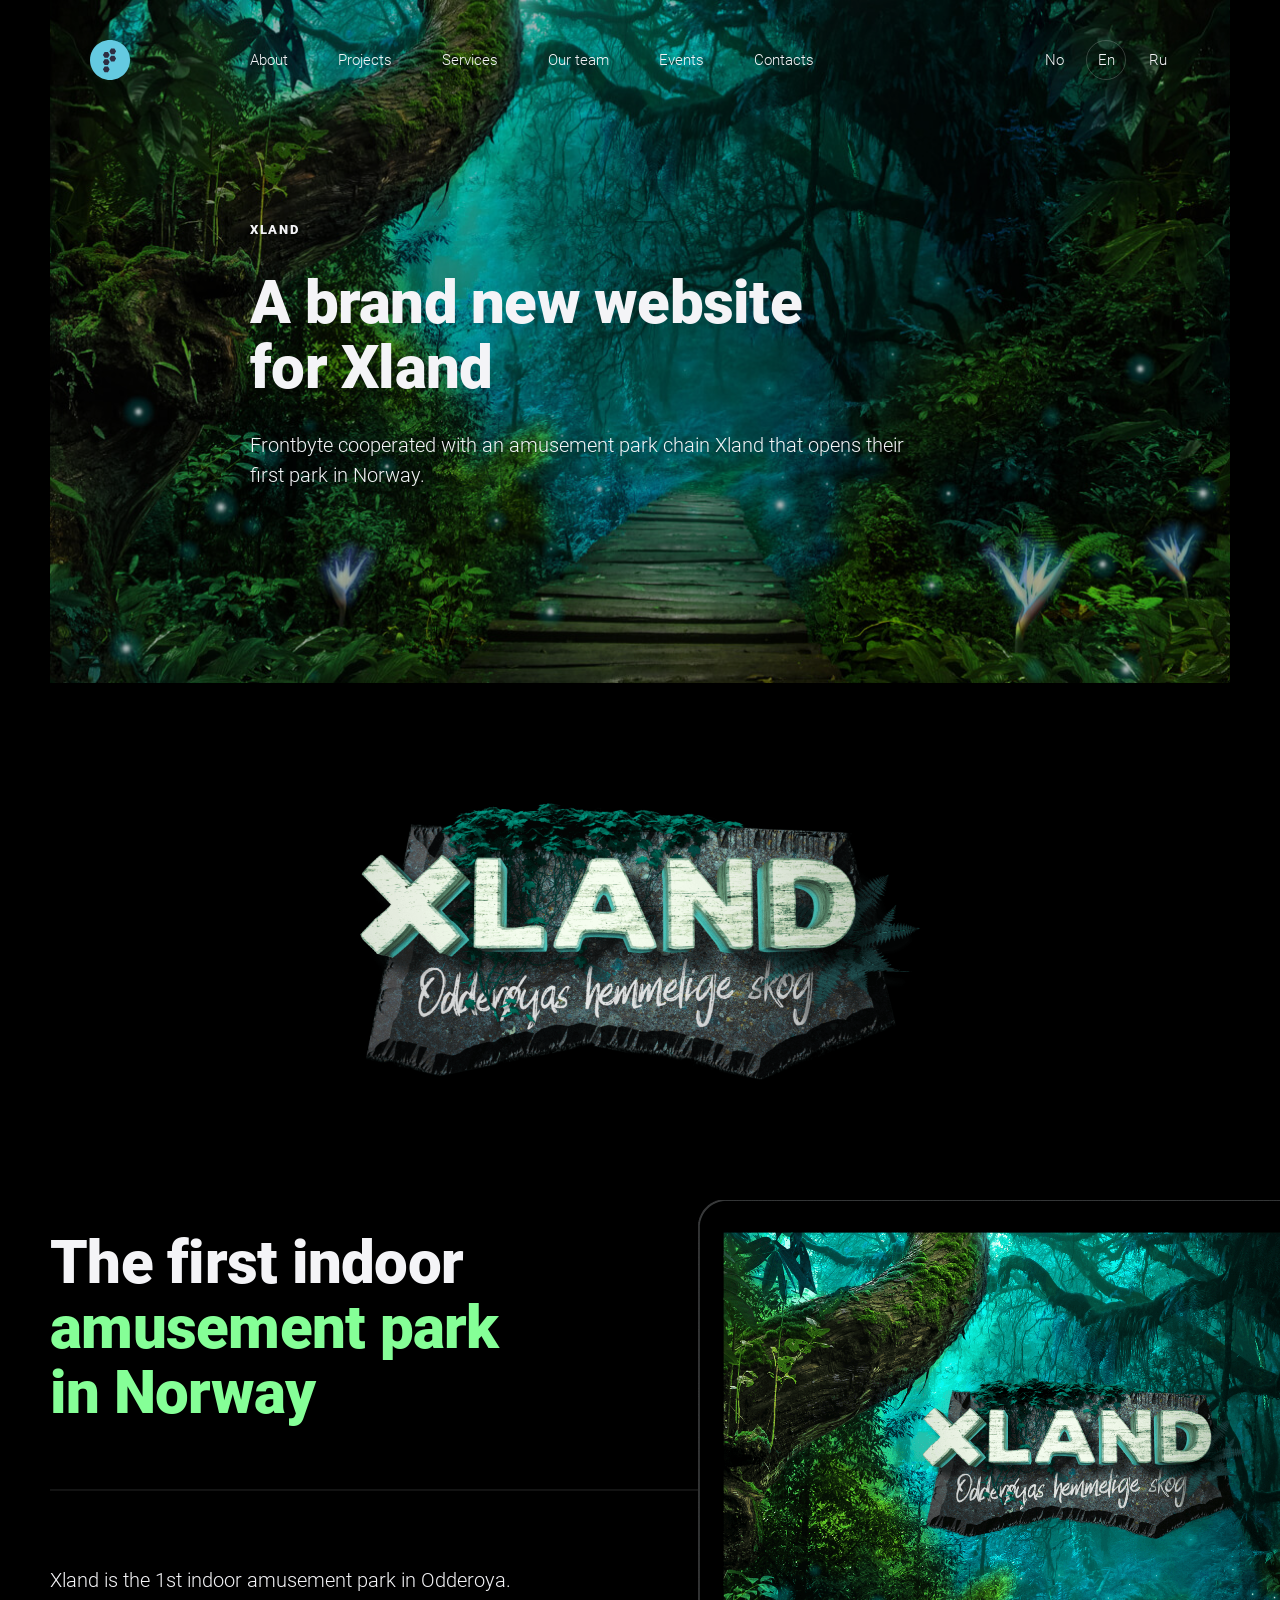
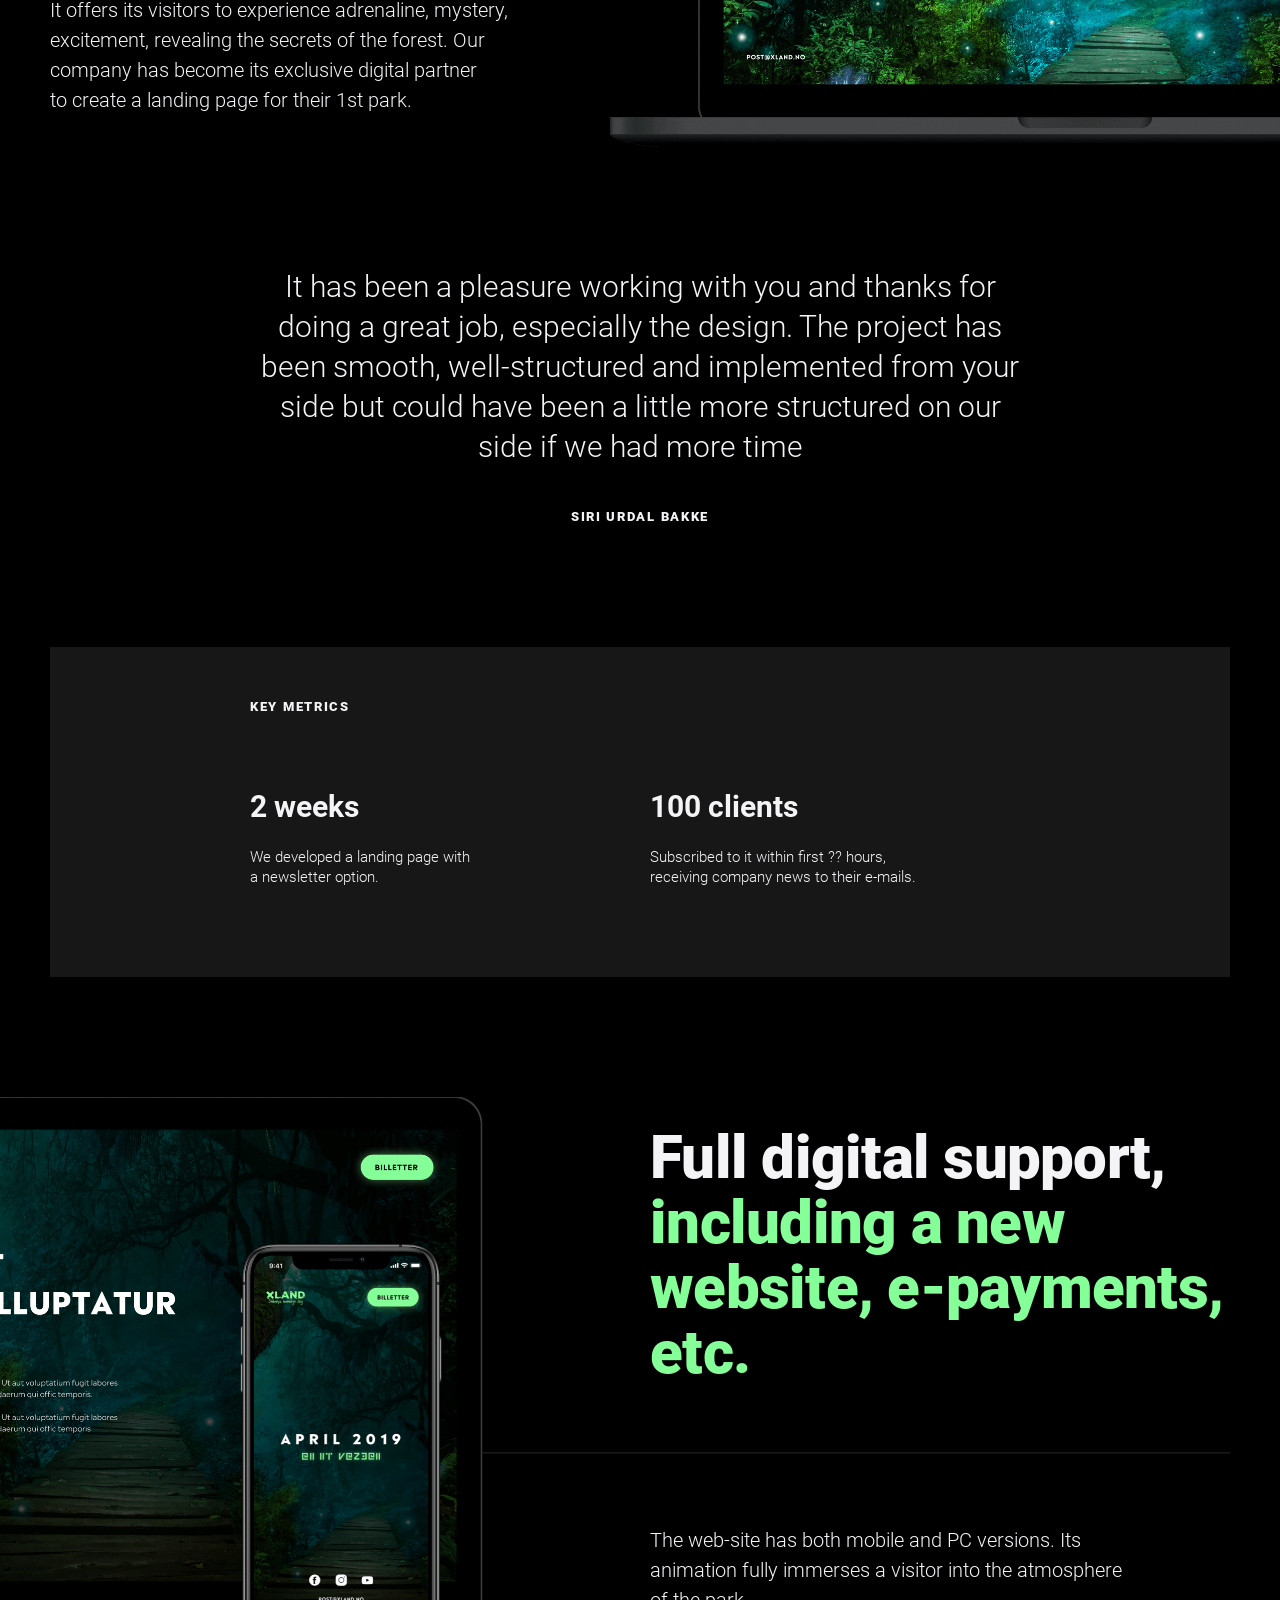
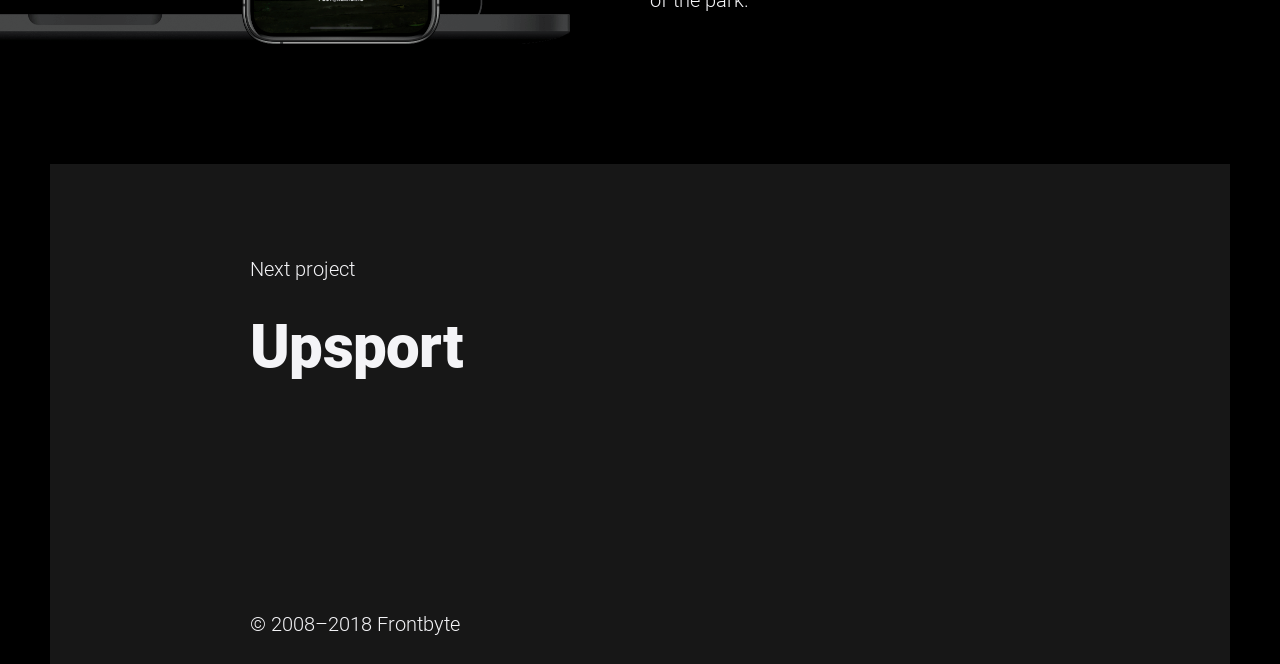
<file: xland.html>
<!DOCTYPE html>
<html lang="en">
<head>
	<meta charset="UTF-8">
	<meta http-equiv="X-UA-Compatible" content="IE=edge">
	<meta name="viewport" content="width=device-width, initial-scale=1.0">
	<link rel="stylesheet" href="css/style.css">
	<link rel="icon" href="img/favicon.svg" type="image/svg+xml">
	<link rel="preload" href="font/Roboto-Light.woff2" as="font" type="font/woff2" crossorigin>
	<link rel="preload" href="font/Roboto-Bold.woff2" as="font" type="font/woff2" crossorigin>
	<link rel="preload" href="font/Roboto-Black.woff2" as="font" type="font/woff2" crossorigin>
	<title>Xland</title>
</head>
<body class="xland">
	<header class="header">
		<div class="container">
			<div class="header__content">
				<a href="index.html#preview" class="logo" title="Frontbyte" ><img class="logo__image" width="40" height="40" src="img/logo.svg" alt="logo frontbyte"></a>
				<nav class="menu">
					<ul class="menu__list">
						<li class="menu__item"><a href="index.html#preview" title="About" class="menu__link">About</a></li>
						<li class="menu__item"><a href="index.html#project" title="Projects" class="menu__link">Projects</a></li>
						<li class="menu__item"><a href="index.html#service" title="Services" class="menu__link">Services</a></li>
						<li class="menu__item"><a href="index.html#team" title="Our team" class="menu__link">Our team</a></li>
						<li class="menu__item"><a href="index.html#event" title="Events" class="menu__link">Events</a></li>
						<li class="menu__item"><a href="index.html#footer" title="Contacts" class="menu__link">Contacts</a></li>
					</ul>
				</nav>
				<div class="lang">
					<a href="javascript:void(0);" title="No" class="lang__link">No</a>
					<a href="javascript:void(0);" title="En" class="lang__link lang__link--active">En</a>
					<a href="javascript:void(0);" title="Ru" class="lang__link">Ru</a>
				</div>
			</div>
		</div>
	</header>
	<main class="main">
		<section class="preview-x">
			<div class="container">
				<div class="preview-x__content">
					<div class="container container--m">
						<div class="heading heading--preview-x">
							<h3 class="title title--m title--preview-x">xland</h3>
							<h1 class="title title--preview-x">A&nbsp;brand new website for Xland</h1>
							<p class="subtitle subtitle--m subtitle--preview-x">Frontbyte cooperated with an&nbsp;amusement park chain Xland that opens their first park in&nbsp;Norway.</p>
						</div>
					</div>
					<picture class="preview-x__background"><img src="img/xland/xland-bg.jpg" alt="xland" class="preview-x__image" width="1180" height="680"></picture>
				</div>
			</div>
		</section>
		<section class="big-logo">
			<div class="container">
				<picture class="big-logo__pucture"><img src="img/big-logo/big-logo.png" alt="Xland"  class="big-logo__image" width="560" height="277"></picture>
			</div>
		</section>
		<section class="park">
			<div class="container">
				<div class="park__content">
					<div class="park__body">
						<h2 class="title title--park">The first indoor <mark class="title--green">amusement park in Norway</mark></h2>
						<p class="subtitle subtitle--m subtitle--park">Xland is&nbsp;the 1st indoor amusement park in&nbsp;Odderoya. It&nbsp;offers its visitors to&nbsp;experience adrenaline, mystery, excitement, revealing the secrets of&nbsp;the forest. Our company has become its exclusive digital partner to&nbsp;create a&nbsp;landing page for their 1st park.</p>
					</div>
					<div class="park__left">
						<picture class="park__picture">
							<img src="img/park/computer.png" alt="computer" class="park__image" width="940" height="547">
						</picture>
						<iframe width="560" height="315" src="https://www.youtube.com/embed/L_CZYpYPozk" title="YouTube video player" allow="accelerometer; autoplay; clipboard-write; encrypted-media; gyroscope; picture-in-picture; web-share" allowfullscreen class="park__video"></iframe>
					</div>
				</div>
			</div>
		</section>
		<section class="feedback">
			<div class="container">
				<div class="container container--m">
					<figure class="feedback__content">
						<blockquote>
							<p class="subtitle subtitle--feedback">It has been a pleasure working with you and thanks for doing a great job, especially the design. The project has been smooth, well-structured and implemented from your side but could have been a little more structured on our side if we had more time</p>
						</blockquote>
						<figcaption class="title title--m title--feedback">Siri Urdal Bakke</figcaption>
					</figure>
				</div>
			</div>
		</section>
		<section class="metric">
			<div class="container">
				<div class="metric__content">
					<div class="container container--m">
						<p class="title title--m title--metric">Key metrics</p>
						<ul class="indicator">
							<li class="indicator__item">
								<h4 class="indicator__title">2 weeks</h4>
								<p class="indicator__subtitle">We&nbsp;developed a&nbsp;landing page with a&nbsp;newsletter option.</p>
							</li>
							<li class="indicator__item">
								<h4 class="indicator__title">100 clients</h4>
								<p class="indicator__subtitle">Subscribed to&nbsp;it&nbsp;within first ?? hours, receiving company news to&nbsp;their e-mails.</p>
							</li>
						</ul>
					</div>
				</div>
			</div>
		</section>
		<section class="support">
			<div class="container">
				<div class="support__content">
					<picture class="support__picture"><img src="img/support/phone.png" alt="phone" class="support__image" width="750" height="547"></picture>
					<div class="support__body">
						<h2 class="title title--support">Full digital support, <mark class="title--green">including a new website, e-payments, etc.</mark></h2>
						<p class="subtitle subtitle--m subtitle--support">The web-site has both mobile and&nbsp;PC versions. Its animation fully immerses a&nbsp;visitor into the atmosphere of&nbsp;the park.</p>
					</div>
				</div>
			</div>
		</section>
		<section class="draft">
			<div class="container">
				<div class="draft__content">
					<div class="container container--m">
						<a href="javascript:void(0);" class="draft__wrapper" title="Upsport">
							<p class="subtitle subtitle--m subtitle--draft">Next project</з>
							<h2 class="title title--draft">Upsport</h2>
						</a>
					</div>
				</div>
			</div>
		</section>
	</main>
	<footer class="footer-x">
		<div class="container">
			<div class="footer-x__content">
				<div class="container container--m">
					<p class="subtitle subtitle--m">&copy; 2008–2018 Frontbyte</p>
				</div>
			</div>
		</div>
	</footer>
	<script src="js/script.js"></script>
</body>
</html>
</file>
<file: css/style.css>
* {
	padding: 0;
	margin: 0;
	box-sizing: border-box;
	scroll-behavior: smooth;
}

@font-face {
    font-family: Roboto;
    src: url('../font/Roboto-Light.woff2') format('woff2');
    font-weight: 300;
    font-style: normal;
    font-display: swap;
}

@font-face {
    font-family: Roboto;
    src: url('../font/Roboto-Bold.woff2') format('woff2');
    font-weight: 700;
    font-style: normal;
    font-display: swap;
}

@font-face {
    font-family: Roboto;
    src: url('../font/Roboto-Black.woff2') format('woff2');
    font-weight: 900;
    font-style: normal;
    font-display: swap;
}

li {
	list-style: none;
}

a {
	text-decoration: none;
}

blockquote {
	margin-block-start: 0;
    margin-block-end: 0;
    margin-inline-start: 0;
    margin-inline-end: 0;
}

cite {
	font-style: normal;
}


:root {
	--dark: #2d2d42;
	--pale-grey: #f4f4f7;
	--silver: #c0c6c8;
	--silver-20: rgb(192, 198, 200, .2) ;
	--cool-grey: #93a4a9;
	--darkish-pink:#d04b9b;
	--bg-project:#63c9e0;
	--bg-hire: #f47e3d;
	--dark-sky-blue: #64cae1;
	--dark-sky-blue-hover: #7ddaed;
	--dark-sky-blue-active:#2b879a;
	--transparent: transparent;
	--black-40: rgba(0, 0, 0, .4);
	--white-10:rgba(255, 255, 255, .1);
	--white-20: rgba(255, 255, 255, .2);
	--white-50: rgba(255, 255, 255, .5);
	--white: #fff;
	--cool-grey: #93a4a9;
	--black: #000;
	--light-black:#171717;
	--light-green:#85ff97;
}

.container {
	max-width: 1200px;
	margin: 0px auto;
	padding: 0 10px;
}

.container--m {
	max-width: 780px;
	padding: 0;
}

body {
	font-family: Roboto;
	font-size: 20px;
	line-height: 30px;
	font-weight: 300;
	background: var(--pale-grey);
	color: var(--dark);
	display: flex;
	flex-direction: column;
	height: 100vh;
}

.main {
	flex: 1 1 auto;
}

.heading {
	color: var(--dark);
}

.title {
	font-size: 60px;
	line-height: 65px;
	font-weight: 900;
	letter-spacing: -0.75px;
	margin-bottom: 30px;
}

.subtitle {
	font-size: 30px;
	line-height: 40px;
}

.card-info {
	padding: 40px;
	width: 380px;
	min-height: 380px;
	color: var(--dark);
	background: var(--pale-grey);
}

.title--m {
	font-size: 13px;
	line-height: 20px;
	letter-spacing: 1.7px;
	text-transform: uppercase;
	margin-bottom: 40px;
}

.button {
	position: absolute;
	bottom: 0;
	font-family: Roboto;
	font-size: 20px;
	line-height: 30px;
	font-weight: 300;
	color: var(--pale-grey);
	padding: 0px 260px 0px 200px;
	width: 580px;
	height: 80px;
	overflow: hidden;
	outline: 0;
	border-width: 0;
	z-index: 2;
	background: var(--dark-sky-blue) url('../img/arrow-next.svg') 91% center no-repeat;
	cursor: pointer;
	transition: all .3s;
}

.button:active {
	background-position: 200% center;
}

.header {
	position: fixed;
	top:0;
	left:0;
	right: 0;
	z-index: 1000;
}

.header::after{
	content: "";
	position: absolute;
	top:0;
	left:0;
	display: block;
	width: 100%;
	height: 100%;
	background: linear-gradient(90deg,rgba(45,45,66,1) 0%, rgba(49,81,44,1) 100%);
	z-index: -1000;
	opacity: 0;
}

.header--scroll::after {
	opacity: 1;
}

.header__content {
	padding: 40px; 
	display: flex;
	align-items: center;
	justify-content: space-between;
	transition: padding .3s;
}

.header__content--scroll {
	padding: 20px 40px 20px 40px;
}

.logo {
	flex: 0 0 40px;
	height: 40px;
	margin-right: 120px;
}

.logo__image {
	width: 100%;
}

.menu {
	margin-right: auto;
}

.menu__list {
	display: flex;
}

.menu__item {
	margin-right: 50px;
}

.menu__link {
	font-size: 15px;
	line-height: 20px;
	color: var(--pale-grey);
	position: relative;
	display: block;
	padding: 10px 0;
}

.menu__link::after {
	content: '';
	position: absolute;
	right: 0;
	width: 0;
	bottom: 4px;
	height: 1px;
	background: var(--pale-grey);
	transition: width .3s;
}

.menu__link:hover::after {
	width: 100%;
	left: 0;
}

.lang {
	display: flex;
}

.lang__link {
	font-size: 15px;
	line-height: 20px;
	color: var(--pale-grey);
	display: flex;
	justify-content: center;
	align-items: center;
	width: 40px;
	height: 40px;
	border-radius: 50%;
	border: 1px solid transparent;
	transition: border .3s;
	margin-right: 12px;
}

.lang__link--active {
	border: 1px solid var(--white-20);
}

.lang__link:hover {
	border: 1px solid var(--white-50);
}

.preview {
	margin-bottom: 100px;
}

.preview__content {
	position: relative;
	z-index: 1;
	padding: 172px 0 158px 0;
	color: var(--pale-grey);
}

.heading--white {
	color: var(--pale-grey);
	min-height: 350px;
}

.subtitle--preview {
	font-size: 20px;
	line-height: 30px;
	max-width: 670px;
}

.button--preview {
	border-top: 1px solid var(--white-10);
	border-right: 1px solid var(--white-10);
	background-color: var(--transparent);
}

.button--preview:hover{
	background-color: var(--white-10);
}
.button--preview:active{
	background-color: var(--white-20);
}

.preview__background {
	position: absolute;
	display: block;
	top: 0;
	left: 0;
	width: 100%;
	height: 100%;
	z-index: -1;
}

.preview__background::after {
	content: '';
	position: absolute;
	top:0;
	left:0;
	width: 100%;
	height: 100%;
	background: var(--black-40);
}

.preview__image {
	width: 100%;
	height: 100%;
	object-fit: cover;
}

.service {
	margin-bottom: 100px;
}

.service__content {
	background: var(--white);
	padding: 90px 0 137px 0;
}

.advantage {
	margin-bottom: 50px;
}

.heading--advantage{
	margin-bottom: 85px;
}

.advantage__list {
	display: flex;
	flex-wrap: wrap;
	margin: 0 -30px;
	margin-right: -90px;
}

.advantage__item {
	width: calc((100% - 30px * 2 * 3) / 3);
	margin: 0 30px 20px 30px;
}

.advantage__circle {
	width: 90px;
	height: 90px;
	border-radius: 50%;
	display: flex;
	justify-content: center;
	align-items: center;
	margin: 0px 0px 30px 0px;
}

.advantage__img {
	max-width: 100%;
}

.advantage__subtitle {
	font-size: 20px;
	line-height: 30px;
	font-weight: 700;
}

.advantage__circle--plan { background: var(--bg-project); }
.advantage__circle--hire { background: var(--bg-hire); }
.advantage__circle--digital { background: var(--darkish-pink); }


.title--type {
	color: var(--silver);
	margin-bottom: 75px;
}

.type__list {
	column-count: 2;
	margin: 0 -60px;
	margin-right: -140px;
}

.type__item {
	line-height: 30px;
	margin-bottom: 20px;
	padding-left: 60px;
	max-width: 440px;
	position: relative;
}

.type__item::before {
	content: "";
	position: absolute;
	top: 15px;
	left: 0px;
	display: block;
	height: 1px;
	width: 30px;
	background: var(--dark-sky-blue);
}

.project {
	margin-bottom: 30px;
}

.heading--project {
	margin-bottom: 90px;
}

.project__technology {
	position: relative;
	display: block;
	padding: 200px 0 20px 0;
	margin-bottom: 20px;
	min-height: 600px;
}

.card-info--project {
	color: var(--pale-grey);
	background: var(--dark-sky-blue);
}

.project__picture {
	display: block;
	position: absolute;
	top:0;
	left:0;
	width: 100%;
	height: 100%;
	z-index: -1;
}

.project__image {
	width: 100%;
	height: 100%;
	object-fit: cover;
}

.work {
	display: flex;
	flex-wrap: wrap;
	margin: 0 -10px;
}

.work__item {
	width: calc((100% - 10px * 2 * 2) / 2);
	margin: 0 10px;
	margin-bottom: 70px;
	color: var(--dark);
}

.work__item:active .work__image {
	transform: scale(1.1);
}

.work__picture {
	display: block;
	height: 320px;
	margin-bottom: 40px;
	overflow: hidden;
}

.work__image {
	transition: all 1s;
	width: 100%;
	object-fit: cover;
}

.title--work {
	margin-bottom: 30px;
}

.subtitle--work {
	max-width: 440px;
}

.team {
	margin-bottom: 100px;
}

.team__content {
	position: relative;
	display: block;
	padding: 200px 0 20px 0;
	min-height: 600px;
}

.card-info--team {
	margin-left: auto;
}

.team__picture {
	display: block;
	position: absolute;
	top:0;
	left:0;
	width: 100%;
	height: 100%;
	z-index: -1;
}

.team__image {
	width: 100%;
	height: 100%;
	object-fit: cover;
}

.event {
	margin-bottom: 80px;
}

.heading--event {
	margin-bottom: 90px;
}

.slider {
	position: relative;
	min-height: 600px;
	padding-top: 220px;
	margin-bottom: 80px;
}

.card-info--slider {
	position: relative;
	z-index: 1;
	padding-left: 0;
	padding-bottom: 0;
}

.title--slider {
	margin-bottom: 30px;
}

.subtitle--slider {
	display: block;
	color: var(--dark);
	margin-bottom: 55px;
}

.card-info__picture {
	display: block;
	width: 50px;
	height: 26px;
	margin-bottom: 24px;
}

.card-info__image {
	max-width: 100%;
}

.slider__navigation {
	position: absolute;
    bottom: -24px;
    left: 0;
    width: 100%;
    display: flex;
}

.slider__button {
	padding: 24px 0;
	cursor: pointer;
	outline: 0;
	border: 0;
	height: 1px;
	width: 65px;
	margin-right: 9px;
	position: relative;
	background: transparent;
}

.slider__button::after {
	content: '';
	position: absolute;
	top: 50%;
	left:0;
	height: 1px;
	width: 100%;
	transform: translateY(-50%);
	background: var(--silver);
}


.slider__button--active::after {
	background: var(--dark);
}

.slider__picture {
	display: block;
	position: absolute;
	top:0;
	left:0;
	width: calc(100% - 200px);
	height: 100%;
	margin-left: 200px;
}

.slider__image {
	width: 100%;
	height: 100%;
	object-fit: cover;
}
.title--news {
	margin-bottom: 50px;
}

.news__list {
	display: flex;
	flex-wrap: wrap;
	margin: 0 -60px;
}

.short {
	display: block;
	width: 280px;
	margin: 0 60px 20px 60px;
}

.short__link {
	font-size: 20px;
	line-height: 30px;
	color: var(--dark);
	width: 250px;
	display: inline-block;
	margin-bottom: 20px;
}

.short__time {
	font-size: 15px;
	line-height: 20px;
	color: var(--cool-grey);
	display: block;
}

.footer{
	color: var(--pale-grey);
}

.footer__content {
	background: var(--black);
	padding: 100px 0 25px 0;
	min-height: 720px;
	position: relative;
}

.map {
	position: absolute;
	top:180px;
	right: 28px;
	padding-left: 249px;
}

.map__picture {
	display: block;
	width: 100%;
	height: 100%;
}

.map__image {
	width: 100%;
}

.map__point-1,
.map__point-2 {
	position: absolute;
	top: 18%;
    right: 37.5%;
	width: 50px;
	height: 50px;
	border-radius: 50%;
	background: var(--dark-sky-blue);
	animation: pulse 3s linear infinite;
}

.map__point-2 {
	width: 40px;
	height: 40px;
	top: 23%;
    right: 31%;
	background: var(--darkish-pink);
	animation-delay: 1.25s;
}

.button--footer:hover{
	background-color: var(--dark-sky-blue-hover);
}

.button--footer:active{
	background-color: var(--dark-sky-blue-active);
}

.container--footer {
	position: relative;
	z-index: 1;
}

.social {
	display: flex;
	align-items: center;
	margin: 0 -59px;
	margin-bottom: 75px;
	margin-right: -159px;
}

.social--width{
	width: calc((100% - 59px * 2 * 2 ) / 2);
	margin: 0 59px;
}

.title--contact {
	margin-bottom: 0;
}

.social__list {
	display: flex;
}

.social__link {
	display: block;
	width: 30px;
	height: 30px;
	margin-right: 25px;
	border-radius: 50%;
	transition: all .3s;
}

.social__link:hover {
	transform: scale(1.1);
}

.subtitle--contact {
	font-size: 20px;
	line-height: 30px;
	max-width: 380px;
	margin-bottom: 90px;
}

.location {
	display: flex;
	flex-wrap: wrap;
	margin: 0 -59px;
	margin-bottom: 75px;
	margin-right: -159px;
}

.location__country {
	display: flex;
	flex-direction: column;
	align-items: flex-start;
	width: calc((100% - 59px * 2 * 2 ) / 2);
	margin: 0 59px;
	margin-bottom: 20px;
}

.location__title {
	font-size: 20px;
	font-weight: 700;
	margin-bottom: 20px;
}

.location__city {
	font-size: 15px;
	line-height: 25px;
}

.location__adress {
	font-size: 15px;
	line-height: 25px;
}

.location__email {
	font-size: 15px;
	line-height: 25px;
	color: var(--dark-sky-blue);
	display: inline-block;
}

.location__tel {
	font-size: 15px;
	line-height: 25px;
	color: var(--pale-grey);
	display: inline-block;
}

.location__email:hover,
.location__tel:hover {
	text-decoration: underline;
}

.contact__copyright {
	width: calc((100% - 20px) / 2);
    margin-left: auto;
    margin-right: -98px;
	opacity: .5;
}

@keyframes pulse {
	0% {
	  transform: scale(0.6);
	}
	50% {
		transform: scale(1);
	}
	100% {
		transform: scale(0.6);
	}
} 

/* Xland ====================================================================================== */

h3 {
	font-size: 0;
}

.xland {
	color: var(--pale-grey);
	background: var(--black);
	overflow-x: hidden;
}

.heading--preview-x {
	min-height: 273px;
	color: var(--pale-grey);
}

.subtitle--m {
	font-size: 20px;
	line-height: 30px;
}

.body {
	max-width: 780px;
	margin: 0px auto;
}

.preview-x__content {
	padding: 220px 0 190px 0;
	position: relative;
}

.title--preview-x {
	margin-bottom: 30px;
}

.title--preview-x {
	max-width: 630px;
}

.subtitle--preview-x {
	display: inline-block;
	max-width: 680px;
}

.preview-x__background {
	position: absolute;
	display: block;
	top: 0;
	left: 0;
	width: 100%;
	height: 100%;
	z-index: -1;
}

.preview-x__background::after {
	content: '';
	position: absolute;
	top:0;
	left:0;
	width: 100%;
	height: 100%;
	background: var(--black);
	opacity: .3;
}

.preview-x__image {
	width: 100%;
	height: 100%;
	object-fit: cover;
}

.big-logo {
	padding: 120px 0;
}

.big-logo__pucture {
	display: block;
	max-width: 560px;
	height: 277px;
	margin: 0px auto;

}

.big-logo__image {
	display: block;
	width: 100%;
	height: 100%;
	object-fit: cover;
}

.park__content {
	min-height: 547px;
	display: flex;
	margin-right: -330px;
	position: relative;
}

.park__content::after {
	content: '';
	position: absolute;
	top: 53%;
	left: 0;
	height: 1px;
	width: 94%;
	background: var(--silver-20);
	transform: translateY(-53%);
	z-index: -1;
}

.park__body {
	padding: 30px 0;
	margin-right: 80px;
	max-width: 480px;
}

.title--park {
	margin-bottom: 140px;
}
.title--green {
	color: var(--light-green);
	background: transparent;
}
.park__left {
	width: calc(100% - 560px);
	position: relative;
}
.park__picture {
	display: block;
}

.park__image {
	display: block;
	width: 100%;
	object-fit: cover;
}
.park__video {
	position: absolute;
	top: 6%;
    left: 11.6%;
    width: 76.7%;
    height: 82.5%;
    z-index: 1;
    cursor: pointer;
	border: 0;
}

.feedback__content {
	padding: 120px 0;
	text-align: center;
}

.subtitle--feedback {
	margin-bottom: 40px;
}

.title--feedback {
	margin: 0;
}

.metric {
	margin-bottom: 120px;
}

.metric__content {
	padding: 50px 0 70px 0;
	background: var(--light-black);
	min-height: 330px;
}

.title--metric {
	margin-bottom: 70px;
}

.indicator {
	display: flex;
	flex-wrap: wrap;
	margin: 0 -60px;
}

.indicator__item {
	width: 280px;
	margin: 0 60px 20px 60px;
}

.indicator__title {
	font-size: 30px;
	line-height: 40px;
	font-weight: 700;
	margin-bottom: 20px;
}

.indicator__subtitle {
	font-size: 15px;
	line-height: 20px;
}

.support {
	margin-bottom: 120px;
}

.support__content {
	min-height: 547px;
	display: flex;
	margin-left: -430px;
	position: relative;
}

.support__content::after {
	content: '';
	position: absolute;
	top: 65%;
	right: 0;
	height: 1px;
	width: 94%;
	background: var(--silver-20);
	transform: translateY(-65%);
	z-index: -1;
}

.support__body {
	max-width: 580px;
	margin-left: 80px;
	padding: 28px 0;
}

.title--support {
	margin-bottom: 140px;
}

.subtitle--support {
	max-width: 480px;
}


.support__picture {
	display: block;
    width: calc(100% - 660px);
}

.support__image {
	display: block;
	width: 100%;
	object-fit: cover;
}

.draft__content {
	padding-top: 90px;
	background: var(--light-black);
}

.draft__wrapper {
	display: flex;
	flex-direction: column;
	min-height: 330px;
	color: var(--pale-grey);
}

.draft__wrapper:hover > .title--draft {
	text-decoration: underline;
}

.subtitle--draft {
	display: inline-block;
	margin-bottom: 30px;
	color: var(--pale-grey);
}

.title--draft {
	display: inline-block;
	margin: 0;
	color: var(--pale-grey);
}

.footer-x__content {
	padding: 25px 0;
	background: var(--light-black);
}
</file>
